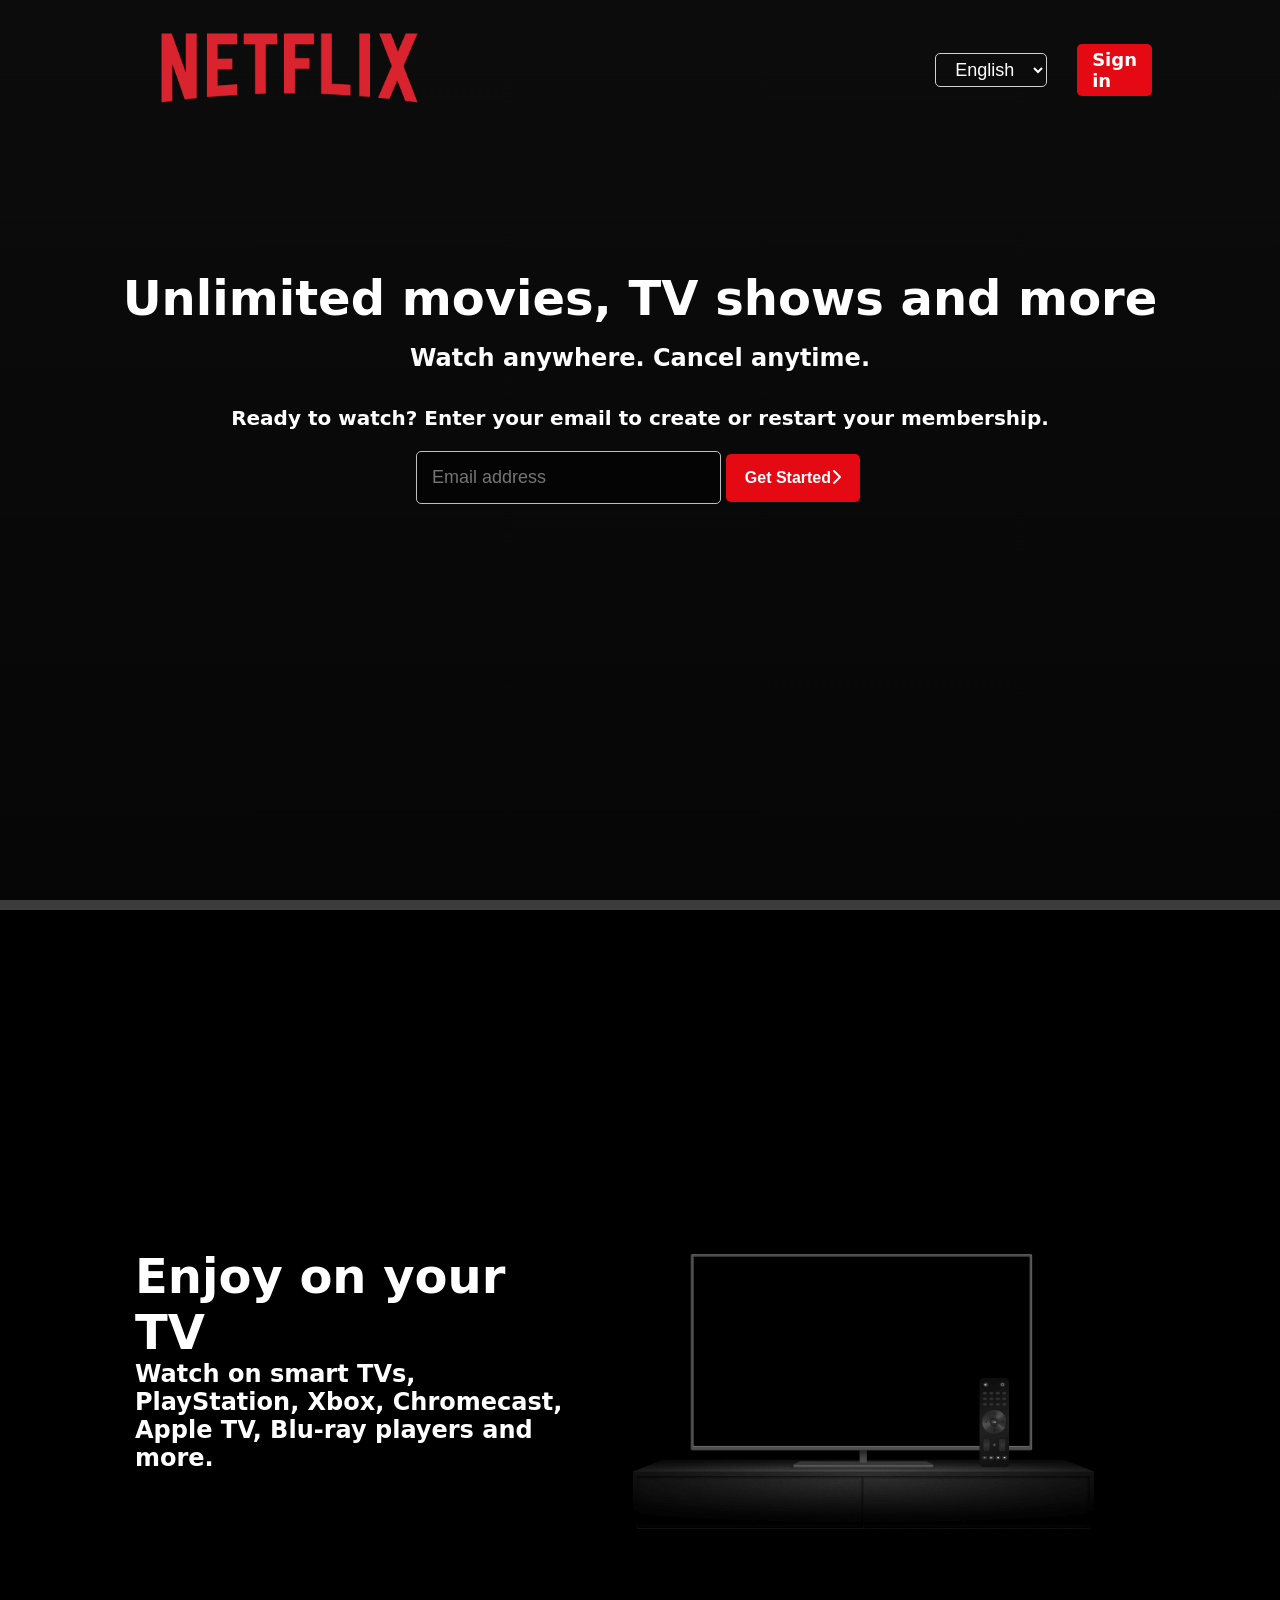
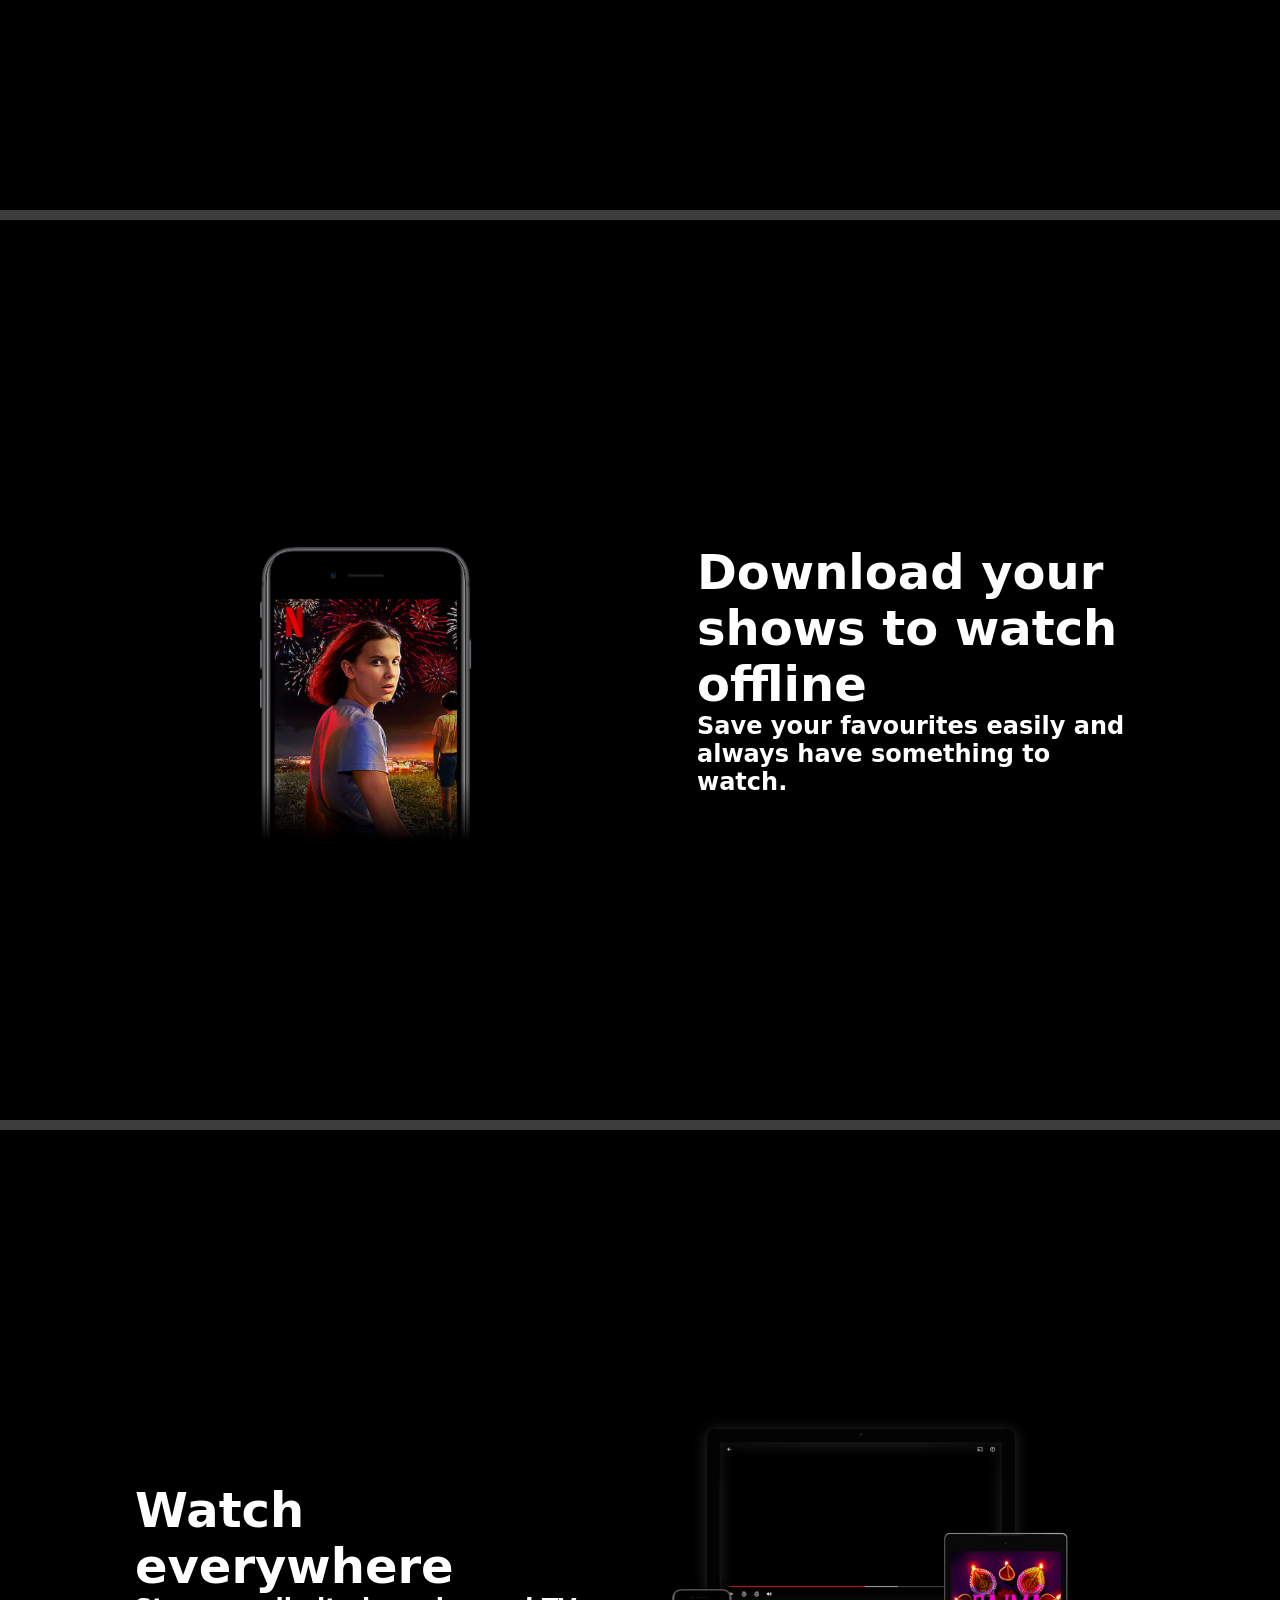
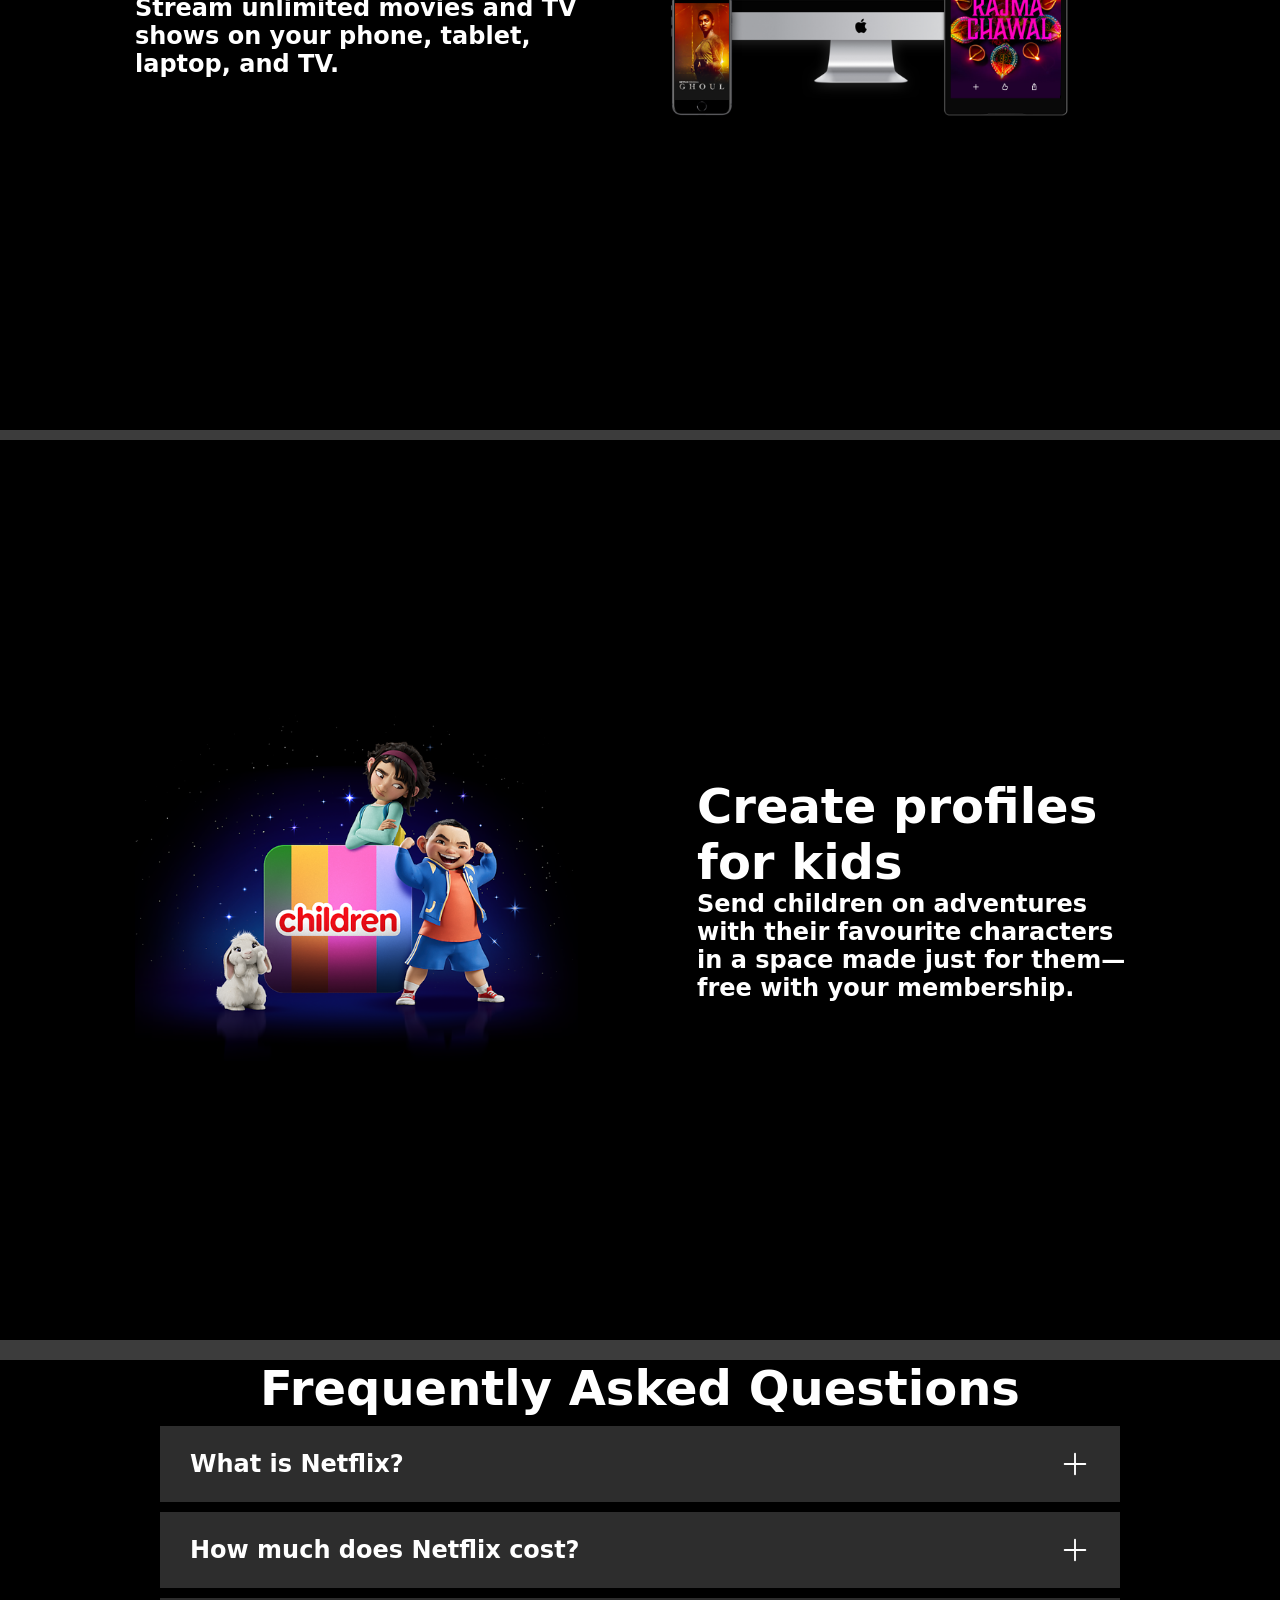
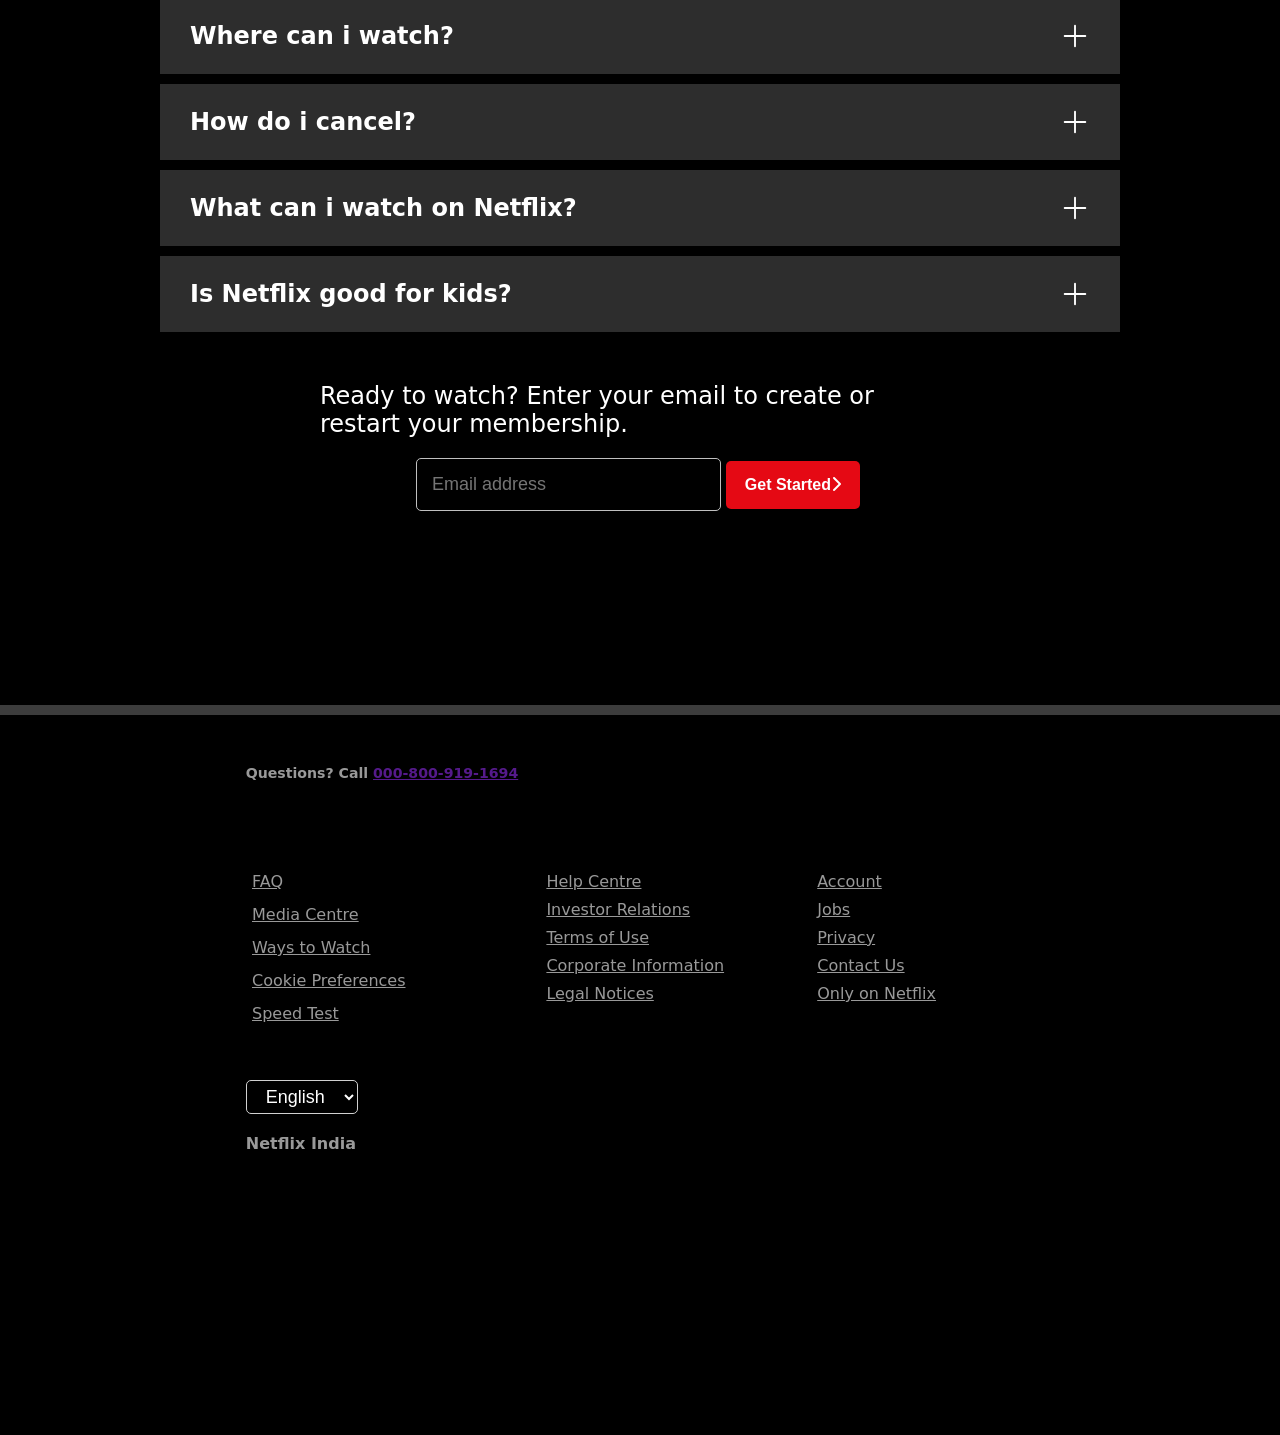
<file: Index.html>
<!DOCTYPE html>
<html lang="en">

<head>
    <meta charset="UTF-8">
    <meta name="viewport" content="width=device-width, initial-scale=1.0">
    <title>Netflix</title>
    <link rel="stylesheet" href="Style.css">
    <link rel="stylesheet" href="Util.css">
    <link rel="stylesheet" href="https://cdnjs.cloudflare.com/ajax/libs/font-awesome/6.4.2/css/all.min.css"
        integrity="sha512-z3gLpd7yknf1YoNbCzqRKc4qyor8gaKU1qmn+CShxbuBusANI9QpRohGBreCFkKxLhei6S9CQXFEbbKuqLg0DA=="
        crossorigin="anonymous" referrerpolicy="no-referrer" />
</head>

<body>
    <div class="hero">
        <nav>
            <div class="logo">
                <img src="Images/Logo.png" alt="Netflix-Logo">
            </div>
            <div class="login">                <select class="select-opt">
                    <option value="English">English</option>
                    <option value="Hindi">हिंदी</option>
                </select>
                <a href="#">Sign in</a>
            </div>
        </nav>
        <div class="centered-hero flex">
            <h1>Unlimited movies, TV shows and more</h1>
            <p class="first">Watch anywhere. Cancel anytime.</p>
            <p class="second">Ready to watch? Enter your email to create or restart your membership.</p>
            <div class="input-box">
                <input type="text" placeholder="Email address">
                <button>Get Started<i class="fa-solid fa-chevron-right"></i></button>
            </div>
        </div>
    </div>
    <div class="hero-2 flex-2">
        <div class="left ">
            <h1>Enjoy on your TV</h1>
            <p class="first">Watch on smart TVs, PlayStation, Xbox, Chromecast, Apple TV, Blu-ray players and more.
            </p>
        </div>
        <div class="right">
            <img src="Images/TV.png" alt="">
        </div>
    </div>
    <div class="hero-3 flex-2">
        <div class="left">
            <h1>Download your shows to watch offline</h1>
            <p class="first">Save your favourites easily and always have something to watch.
            </p>
        </div>
        <div class="right">
            <img src="Images/Mobile.jpg" alt="">
        </div>
    </div>
    <div class="hero-4 flex-2">
        <div class="left">
            <h1>Watch everywhere</h1>
            <p class="first">Stream unlimited movies and TV shows on your phone, tablet, laptop, and TV.
            </p>
        </div>
        <div class="right">
            <img src="Images/Device.png" alt="">
        </div>
    </div>
    <div class="hero-5 flex-2">
        <div class="left">
            <h1>Create profiles for kids</h1>
            <p class="first">Send children on adventures with their favourite characters in a space made just for
                them—free with your membership.
            </p>
        </div>
        <div class="right">
            <img src="Images/Children.png" alt="">
        </div>
    </div>

    <div class="faqwrapper">
        <div class="faq">
            <h1 class="faqhead center">Frequently Asked Questions</h1>
            <div class="list">
                <ul class="items">
                    <li class="item-cont">
                        <p>What is Netflix?</p>
                        <svg xmlns="http://www.w3.org/2000/svg" width="30" height="30" fill="currentColor"
                            class="bi bi-plus-lg" viewBox="0 0 16 16">
                            <path fill-rule="evenodd"
                                d="M8 2a.5.5 0 0 1 .5.5v5h5a.5.5 0 0 1 0 1h-5v5a.5.5 0 0 1-1 0v-5h-5a.5.5 0 0 1 0-1h5v-5A.5.5 0 0 1 8 2Z" />
                        </svg>
                    </li>
                    <li class="item-cont">
                        <p>How much does Netflix cost?</p>
                        <svg xmlns="http://www.w3.org/2000/svg" width="30" height="30" fill="currentColor"
                            class="bi bi-plus-lg" viewBox="0 0 16 16">
                            <path fill-rule="evenodd"
                                d="M8 2a.5.5 0 0 1 .5.5v5h5a.5.5 0 0 1 0 1h-5v5a.5.5 0 0 1-1 0v-5h-5a.5.5 0 0 1 0-1h5v-5A.5.5 0 0 1 8 2Z" />
                        </svg>
                    </li>
                    <li class="item-cont">
                        <p>Where can i watch?</p>
                        <svg xmlns="http://www.w3.org/2000/svg" width="30" height="30" fill="currentColor"
                            class="bi bi-plus-lg" viewBox="0 0 16 16">
                            <path fill-rule="evenodd"
                                d="M8 2a.5.5 0 0 1 .5.5v5h5a.5.5 0 0 1 0 1h-5v5a.5.5 0 0 1-1 0v-5h-5a.5.5 0 0 1 0-1h5v-5A.5.5 0 0 1 8 2Z" />
                        </svg>
                    </li>
                    <li class="item-cont">
                        <p>How do i cancel?</p>
                        <svg xmlns="http://www.w3.org/2000/svg" width="30" height="30" fill="currentColor"
                            class="bi bi-plus-lg" viewBox="0 0 16 16">
                            <path fill-rule="evenodd"
                                d="M8 2a.5.5 0 0 1 .5.5v5h5a.5.5 0 0 1 0 1h-5v5a.5.5 0 0 1-1 0v-5h-5a.5.5 0 0 1 0-1h5v-5A.5.5 0 0 1 8 2Z" />
                        </svg>
                    </li>
                    <li class="item-cont">
                        <p>What can i watch on Netflix?</p>
                        <svg xmlns="http://www.w3.org/2000/svg" width="30" height="30" fill="currentColor"
                            class="bi bi-plus-lg" viewBox="0 0 16 16">
                            <path fill-rule="evenodd"
                                d="M8 2a.5.5 0 0 1 .5.5v5h5a.5.5 0 0 1 0 1h-5v5a.5.5 0 0 1-1 0v-5h-5a.5.5 0 0 1 0-1h5v-5A.5.5 0 0 1 8 2Z" />
                        </svg>
                    </li>

                    <li class="item-cont">
                        <p>Is Netflix good for kids?</p>
                        <svg xmlns="http://www.w3.org/2000/svg" width="30" height="30" fill="currentColor"
                            class="bi bi-plus-lg" viewBox="0 0 16 16">
                            <path fill-rule="evenodd"
                                d="M8 2a.5.5 0 0 1 .5.5v5h5a.5.5 0 0 1 0 1h-5v5a.5.5 0 0 1-1 0v-5h-5a.5.5 0 0 1 0-1h5v-5A.5.5 0 0 1 8 2Z" />
                        </svg>
                    </li>
                </ul>
            </div>
            <div class="input-box newsletter">
                <p>Ready to watch? Enter your email to create or restart your membership.</p>
                <div class="box">
                    <input type="text" placeholder="Email address" class="inpbox">
                    <button>Get Started<i class="fa-solid fa-chevron-right"></i></button>
                </div>
            </div>
        </div>
    </div>


    <div class="footer">
        <div class="footercon">
            <div class="flex1">
                <h5>Questions? Call <a href="">000-800-919-1694</a></h5>
            </div>
            <div class="links">
                <ul class="list1">
                    <li class="link-cont"><a href="">FAQ</a></li>
                    <li class="link-cont"><a href="">Media Centre</a></li>
                    <li class="link-cont"><a href="">Ways to Watch</a></li>
                    <li class="link-cont"><a href="">Cookie Preferences</a></li>
                    <li class="link-cont"><a href="">Speed Test</a></li>
                </ul>
                <ul class="links1">
                    <li class="link-cont"><a href="">Help Centre</a></li>
                    <li class="link-cont"><a href="">Investor Relations</a></li>
                    <li class="link-cont"><a href="">Terms of Use</a></li>
                    <li class="link-cont"><a href="">Corporate Information</a></li>
                    <li class="link-cont"><a href="">Legal Notices</a></li>
                </ul>
                <ul class="links1">
                    <li class="link-cont"><a href="">Account</a></li>
                    <li class="link-cont"><a href="">Jobs</a></li>
                    <li class="link-cont"><a href=""> Privacy </a></li>
                    <li class="link-cont"><a href="">Contact Us</a></li>
                    <li class="link-cont"><a href="">Only on Netflix</a></li>
                </ul>
            </div>
            <div class="end">
                <select class="select-opt">
                    <option value="English">English</option>
                    <option value="Hindi">हिंदी</option>
                </select>
                <h2>Netflix India</h2>
            </div>
        </div>
    </div>
</body>

</html>
</file>
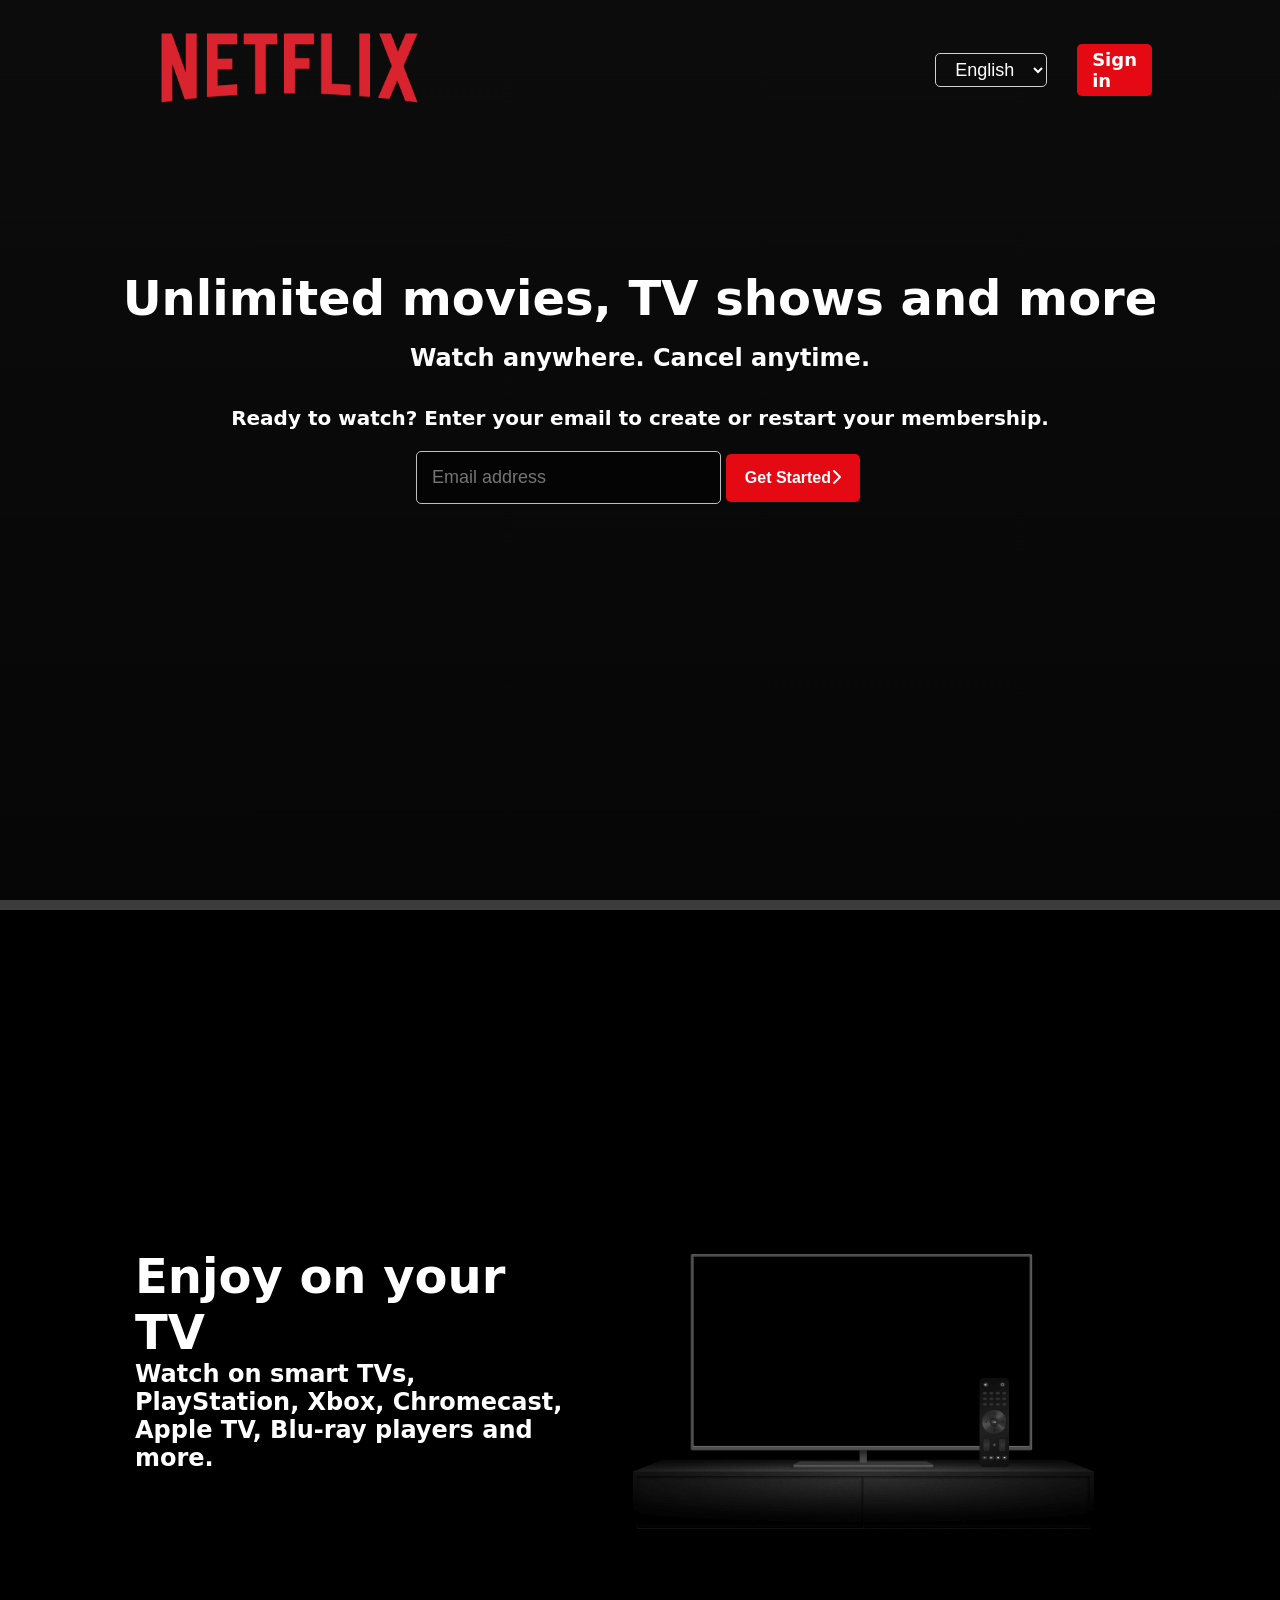
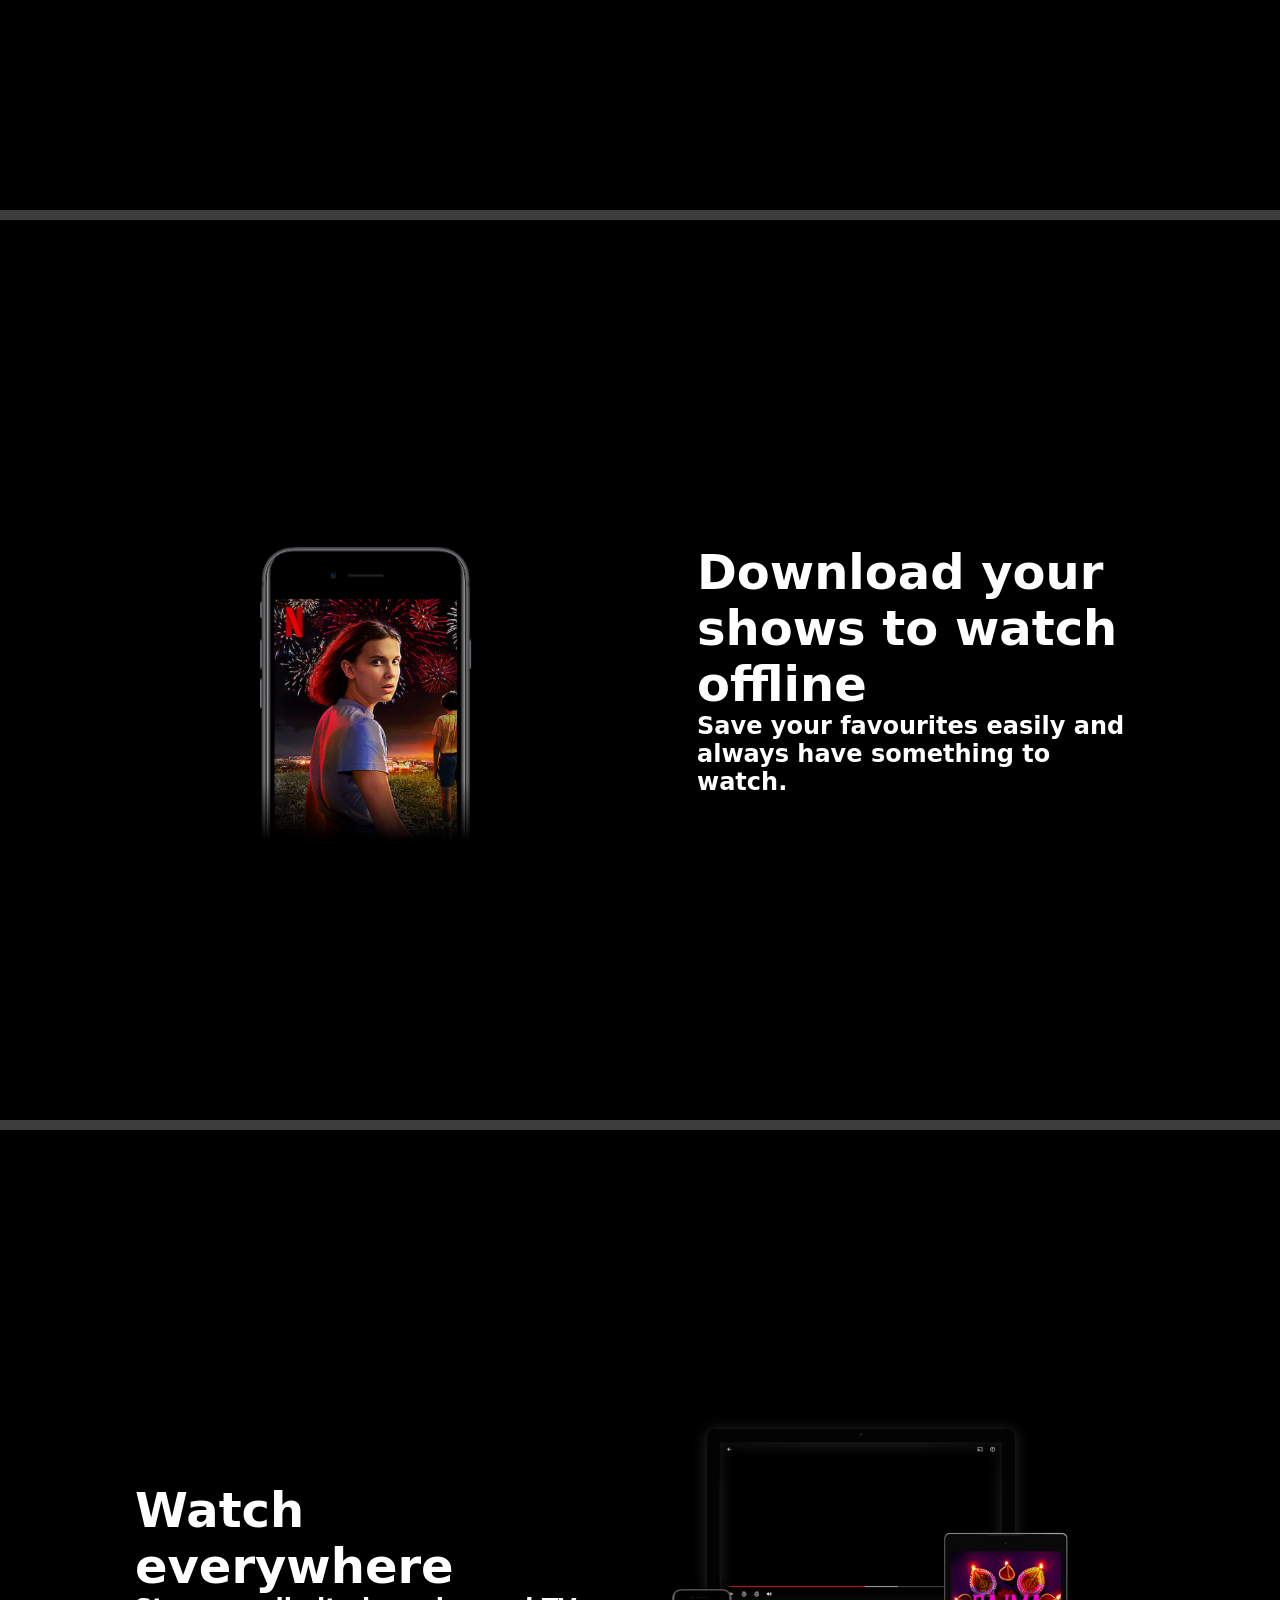
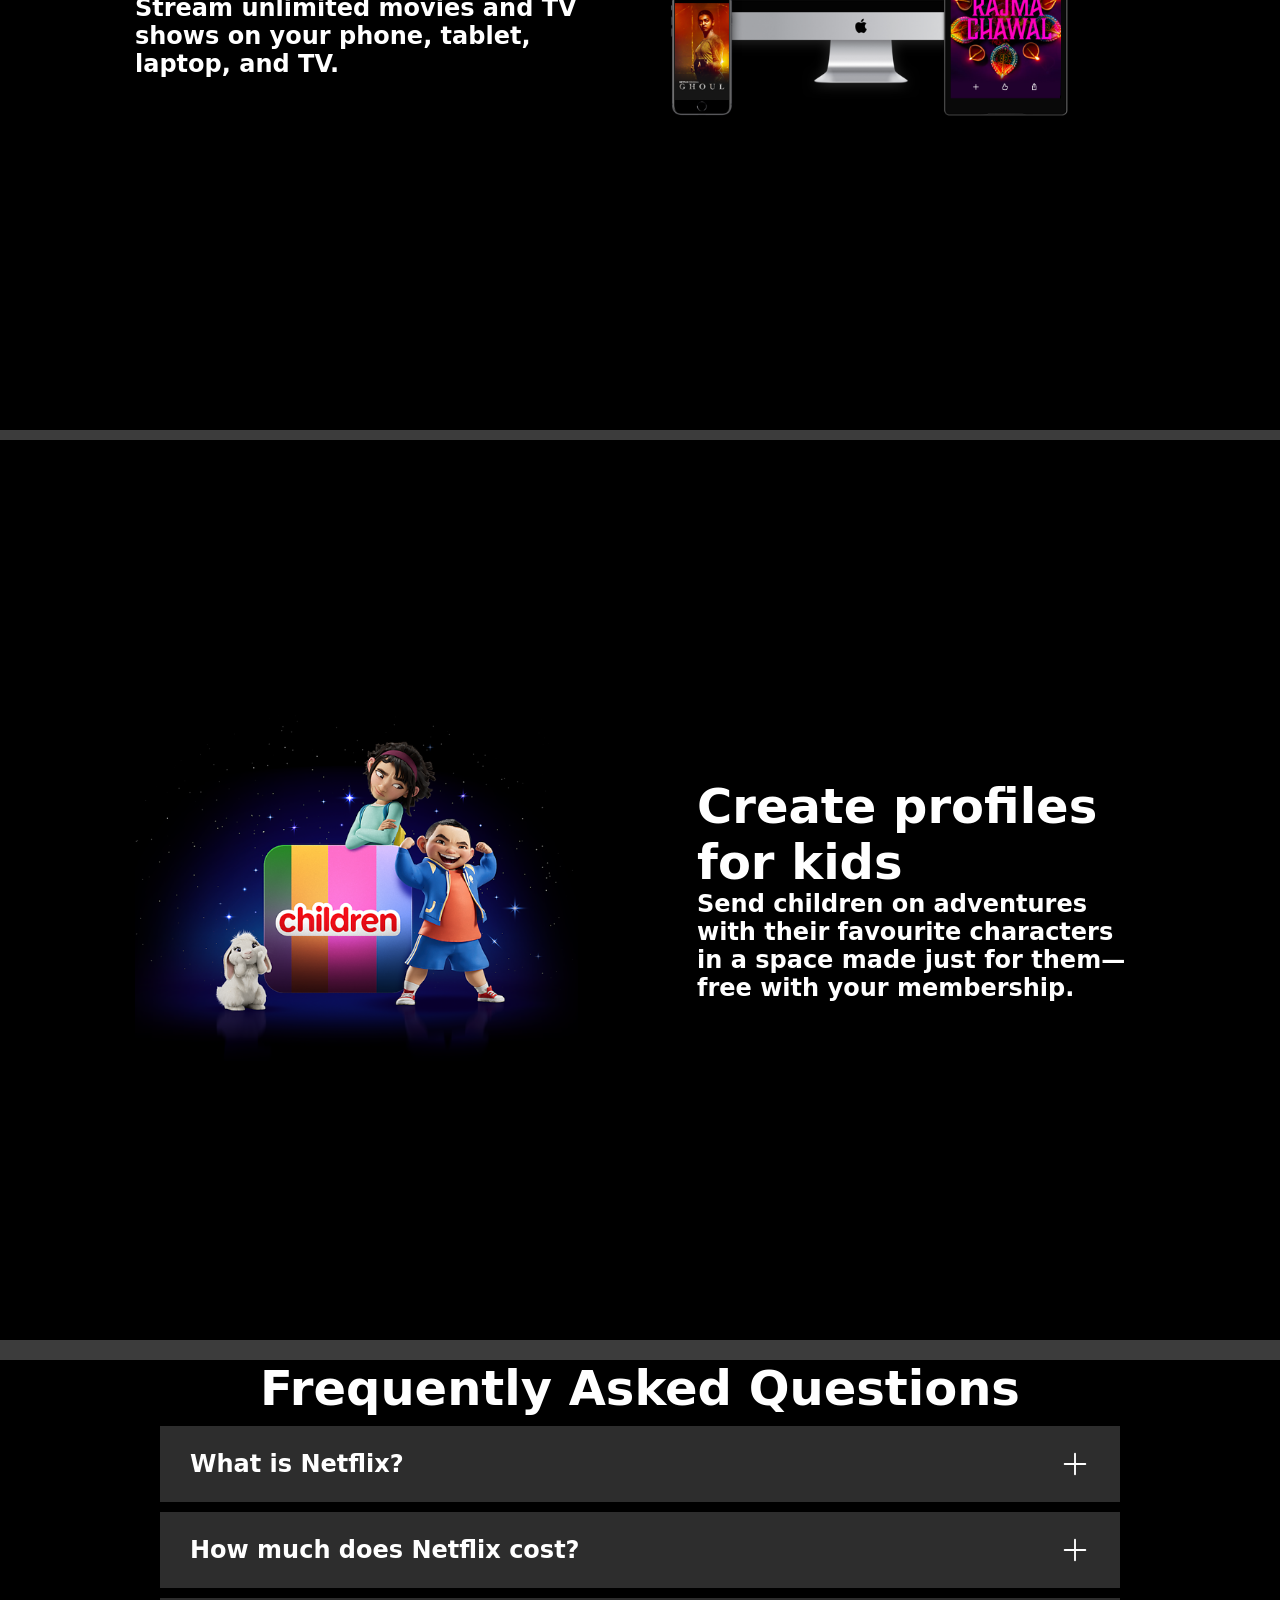
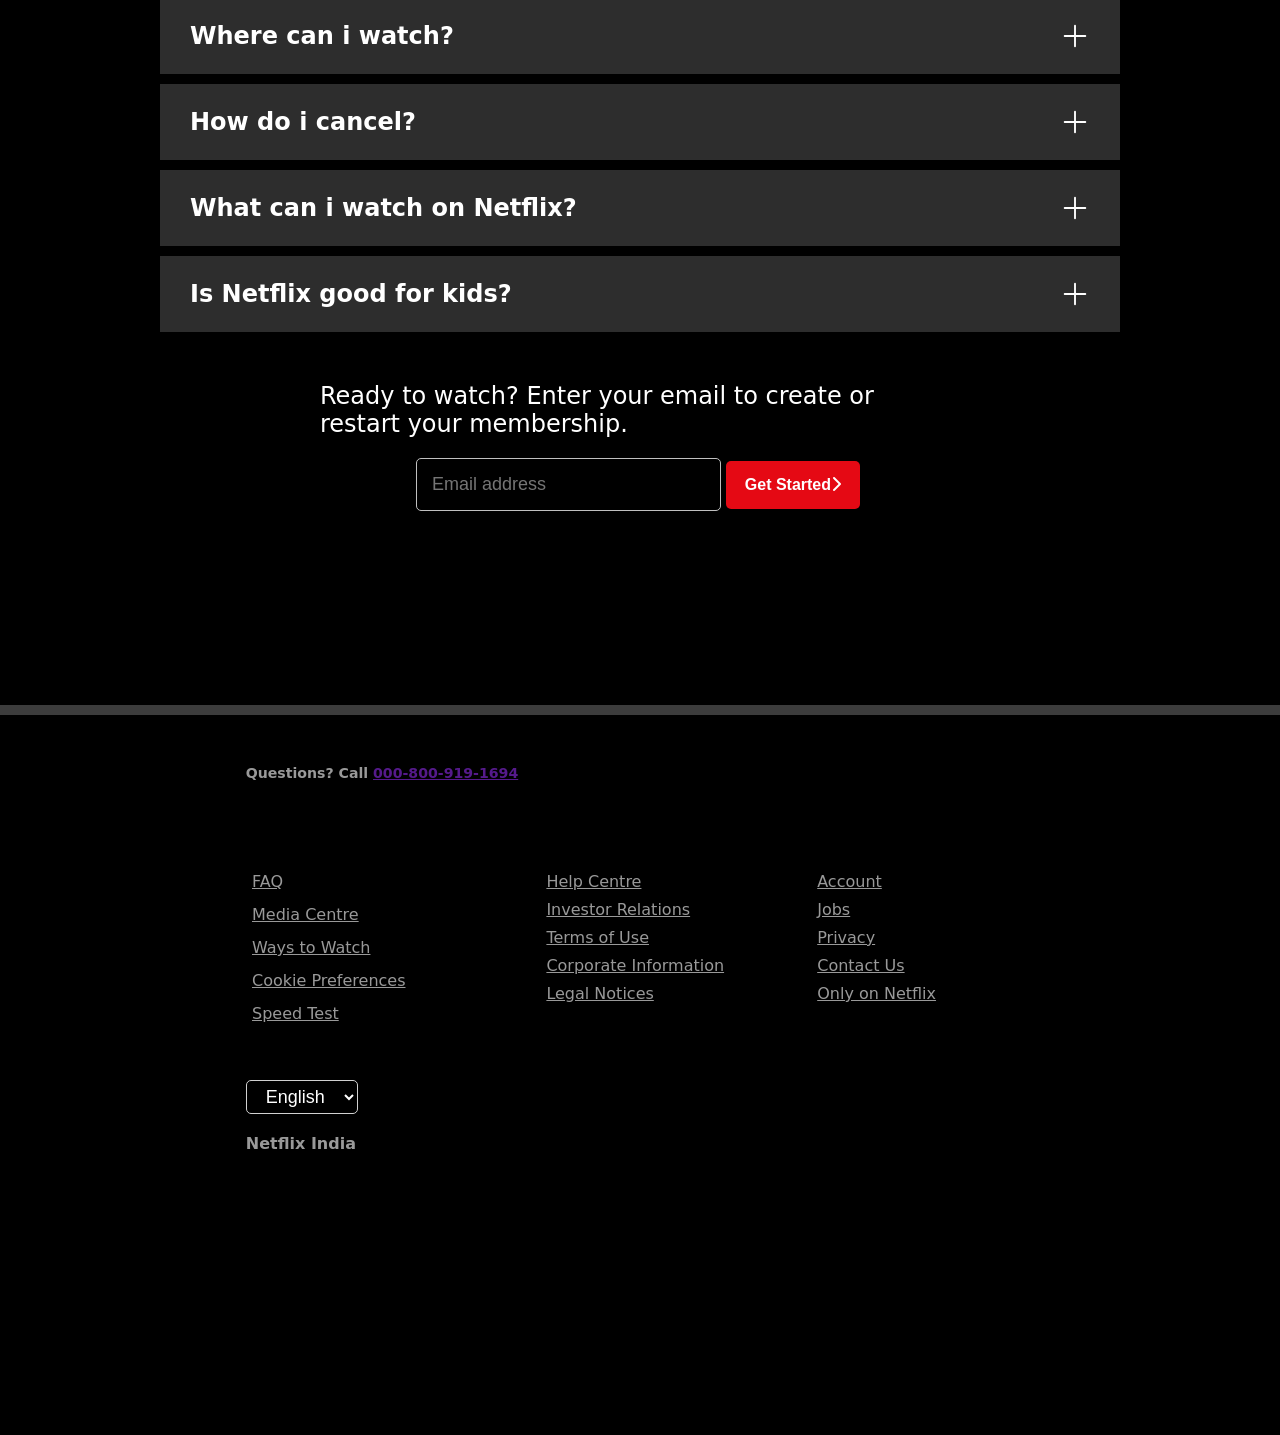
<file: index.html>
<!DOCTYPE html>
<html lang="en">

<head>
    <meta charset="UTF-8">
    <meta name="viewport" content="width=device-width, initial-scale=1.0">
    <title>Netflix</title>
    <link rel="stylesheet" href="Style.css">
    <link rel="stylesheet" href="Util.css">
    <link rel="stylesheet" href="https://cdnjs.cloudflare.com/ajax/libs/font-awesome/6.4.2/css/all.min.css"
        integrity="sha512-z3gLpd7yknf1YoNbCzqRKc4qyor8gaKU1qmn+CShxbuBusANI9QpRohGBreCFkKxLhei6S9CQXFEbbKuqLg0DA=="
        crossorigin="anonymous" referrerpolicy="no-referrer" />
</head>

<body>
    <div class="hero">
        <nav>
            <div class="logo">
                <img src="Images/Logo.png" alt="Netflix-Logo">
            </div>
            <div class="login">                <select class="select-opt">
                    <option value="English">English</option>
                    <option value="Hindi">हिंदी</option>
                </select>
                <a href="#">Sign in</a>
            </div>
        </nav>
        <div class="centered-hero flex">
            <h1>Unlimited movies, TV shows and more</h1>
            <p class="first">Watch anywhere. Cancel anytime.</p>
            <p class="second">Ready to watch? Enter your email to create or restart your membership.</p>
            <div class="input-box">
                <input type="text" placeholder="Email address">
                <button>Get Started<i class="fa-solid fa-chevron-right"></i></button>
            </div>
        </div>
    </div>
    <div class="hero-2 flex-2">
        <div class="left ">
            <h1>Enjoy on your TV</h1>
            <p class="first">Watch on smart TVs, PlayStation, Xbox, Chromecast, Apple TV, Blu-ray players and more.
            </p>
        </div>
        <div class="right">
            <img src="Images/TV.png" alt="">
        </div>
    </div>
    <div class="hero-3 flex-2">
        <div class="left">
            <h1>Download your shows to watch offline</h1>
            <p class="first">Save your favourites easily and always have something to watch.
            </p>
        </div>
        <div class="right">
            <img src="Images/Mobile.jpg" alt="">
        </div>
    </div>
    <div class="hero-4 flex-2">
        <div class="left">
            <h1>Watch everywhere</h1>
            <p class="first">Stream unlimited movies and TV shows on your phone, tablet, laptop, and TV.
            </p>
        </div>
        <div class="right">
            <img src="Images/Device.png" alt="">
        </div>
    </div>
    <div class="hero-5 flex-2">
        <div class="left">
            <h1>Create profiles for kids</h1>
            <p class="first">Send children on adventures with their favourite characters in a space made just for
                them—free with your membership.
            </p>
        </div>
        <div class="right">
            <img src="Images/Children.png" alt="">
        </div>
    </div>

    <div class="faqwrapper">
        <div class="faq">
            <h1 class="faqhead center">Frequently Asked Questions</h1>
            <div class="list">
                <ul class="items">
                    <li class="item-cont">
                        <p>What is Netflix?</p>
                        <svg xmlns="http://www.w3.org/2000/svg" width="30" height="30" fill="currentColor"
                            class="bi bi-plus-lg" viewBox="0 0 16 16">
                            <path fill-rule="evenodd"
                                d="M8 2a.5.5 0 0 1 .5.5v5h5a.5.5 0 0 1 0 1h-5v5a.5.5 0 0 1-1 0v-5h-5a.5.5 0 0 1 0-1h5v-5A.5.5 0 0 1 8 2Z" />
                        </svg>
                    </li>
                    <li class="item-cont">
                        <p>How much does Netflix cost?</p>
                        <svg xmlns="http://www.w3.org/2000/svg" width="30" height="30" fill="currentColor"
                            class="bi bi-plus-lg" viewBox="0 0 16 16">
                            <path fill-rule="evenodd"
                                d="M8 2a.5.5 0 0 1 .5.5v5h5a.5.5 0 0 1 0 1h-5v5a.5.5 0 0 1-1 0v-5h-5a.5.5 0 0 1 0-1h5v-5A.5.5 0 0 1 8 2Z" />
                        </svg>
                    </li>
                    <li class="item-cont">
                        <p>Where can i watch?</p>
                        <svg xmlns="http://www.w3.org/2000/svg" width="30" height="30" fill="currentColor"
                            class="bi bi-plus-lg" viewBox="0 0 16 16">
                            <path fill-rule="evenodd"
                                d="M8 2a.5.5 0 0 1 .5.5v5h5a.5.5 0 0 1 0 1h-5v5a.5.5 0 0 1-1 0v-5h-5a.5.5 0 0 1 0-1h5v-5A.5.5 0 0 1 8 2Z" />
                        </svg>
                    </li>
                    <li class="item-cont">
                        <p>How do i cancel?</p>
                        <svg xmlns="http://www.w3.org/2000/svg" width="30" height="30" fill="currentColor"
                            class="bi bi-plus-lg" viewBox="0 0 16 16">
                            <path fill-rule="evenodd"
                                d="M8 2a.5.5 0 0 1 .5.5v5h5a.5.5 0 0 1 0 1h-5v5a.5.5 0 0 1-1 0v-5h-5a.5.5 0 0 1 0-1h5v-5A.5.5 0 0 1 8 2Z" />
                        </svg>
                    </li>
                    <li class="item-cont">
                        <p>What can i watch on Netflix?</p>
                        <svg xmlns="http://www.w3.org/2000/svg" width="30" height="30" fill="currentColor"
                            class="bi bi-plus-lg" viewBox="0 0 16 16">
                            <path fill-rule="evenodd"
                                d="M8 2a.5.5 0 0 1 .5.5v5h5a.5.5 0 0 1 0 1h-5v5a.5.5 0 0 1-1 0v-5h-5a.5.5 0 0 1 0-1h5v-5A.5.5 0 0 1 8 2Z" />
                        </svg>
                    </li>

                    <li class="item-cont">
                        <p>Is Netflix good for kids?</p>
                        <svg xmlns="http://www.w3.org/2000/svg" width="30" height="30" fill="currentColor"
                            class="bi bi-plus-lg" viewBox="0 0 16 16">
                            <path fill-rule="evenodd"
                                d="M8 2a.5.5 0 0 1 .5.5v5h5a.5.5 0 0 1 0 1h-5v5a.5.5 0 0 1-1 0v-5h-5a.5.5 0 0 1 0-1h5v-5A.5.5 0 0 1 8 2Z" />
                        </svg>
                    </li>
                </ul>
            </div>
            <div class="input-box newsletter">
                <p>Ready to watch? Enter your email to create or restart your membership.</p>
                <div class="box">
                    <input type="text" placeholder="Email address" class="inpbox">
                    <button>Get Started<i class="fa-solid fa-chevron-right"></i></button>
                </div>
            </div>
        </div>
    </div>


    <div class="footer">
        <div class="footercon">
            <div class="flex1">
                <h5>Questions? Call <a href="">000-800-919-1694</a></h5>
            </div>
            <div class="links">
                <ul class="list1">
                    <li class="link-cont"><a href="">FAQ</a></li>
                    <li class="link-cont"><a href="">Media Centre</a></li>
                    <li class="link-cont"><a href="">Ways to Watch</a></li>
                    <li class="link-cont"><a href="">Cookie Preferences</a></li>
                    <li class="link-cont"><a href="">Speed Test</a></li>
                </ul>
                <ul class="links1">
                    <li class="link-cont"><a href="">Help Centre</a></li>
                    <li class="link-cont"><a href="">Investor Relations</a></li>
                    <li class="link-cont"><a href="">Terms of Use</a></li>
                    <li class="link-cont"><a href="">Corporate Information</a></li>
                    <li class="link-cont"><a href="">Legal Notices</a></li>
                </ul>
                <ul class="links1">
                    <li class="link-cont"><a href="">Account</a></li>
                    <li class="link-cont"><a href="">Jobs</a></li>
                    <li class="link-cont"><a href=""> Privacy </a></li>
                    <li class="link-cont"><a href="">Contact Us</a></li>
                    <li class="link-cont"><a href="">Only on Netflix</a></li>
                </ul>
            </div>
            <div class="end">
                <select class="select-opt">
                    <option value="English">English</option>
                    <option value="Hindi">हिंदी</option>
                </select>
                <h2>Netflix India</h2>
            </div>
        </div>
    </div>
</body>

</html>
</file>
<file: Style.css>
* {
  margin: 0;
  padding: 0;
  box-sizing: border-box;
}
body {
  font-family: system-ui, -apple-system, BlinkMacSystemFont, "Segoe UI", Roboto,
    Oxygen, Ubuntu, Cantarell, "Open Sans", "Helvetica Neue", sans-serif;
  background-color: black;
  color: black;
  background-color: rgb(60, 60, 60);
}
.hero {
  background-image: linear-gradient(
      180deg,
      rgba(0, 0, 0, 0.8),
      rgba(0, 0, 0, 0.9)
    ),
    url(https://assets.nflxext.com/ffe/siteui/vlv3/a1dc92ca-091d-4ca9-a05b-8cd44bbfce6a/f9368347-e982-4856-a5a4-396796381f28/RS-en-20191230-popsignuptwoweeks-perspective_alpha_website_large.jpg);
  /* background-repeat: no-repeat; */
  width: 100vw;

  height: 100vh;
}
/* .hero::after{
    content: "";
    background-color: black;
    width: 100%;
    height: 100%;
    position: absolute;
    top: 0;
    opacity: 0.6;
    z-index: -1;
} */
nav {
  z-index: 999;
  display: flex;
  justify-content: space-between;
  align-items: center;
}
nav .logo {
  margin-left: 10%;
}
.logo img {
  width: 40%;
}
nav .login {
  margin-right: 10%;
  width: 300px;
  /* background-color: red; */
  display: flex;
  gap: 30px;
  align-items: center;
}
.login a {
  background-color: #e50914;
  color: white;
  text-decoration: none;
  font-size: 18px;
  padding: 5px 15px;
  font-weight: 600;
  border-radius: 5px;
}
/* .login select {
  background-color: transparent;
  border: 1px solid rgb(209, 209, 209);
  border-radius: 5px;
  padding: 5px 15px;
  color: white;

  font-size: 18px;
}
select option {
  background-color: rgba(0, 0, 0, 0.8);
  color: black;
} */

h1,
p {
  color: white;
  font-weight: 600;
}
h1 {
  /* text-align: center; */
  font-size: 48px;
  font-weight: 800;
}
.first {
  font-size: 24px;
}
.second {
  font-size: 20px;
}
.centered-hero {
  margin-top: 10%;
  color: white;
  flex-direction: column;
  line-height: 60px;
}
.input-box {
  /* background-color:  red; */
  width: 35%;
}
.input-box input {
  color: white;
  background-color: rgba(0, 0, 0, 0.6);
  border: 1px solid rgb(192, 192, 192);
  border-radius: 5px;
  width: 68%;
  padding: 15px;
  font-size: 18px;
}
input:focus {
  outline: white;
  border: 2px solid white;
}
.input-box button {
  background-color: #e50914;
  color: white;
  font-size: 100%;
  font-weight: 600;
  padding: 15px;
  width: 30%;
  border: none;
  border-radius: 5px;
  cursor: pointer;
  /* height: 100%; */
}

.hero-2,
.hero-3,
.hero-4,
.hero-5 {
  width: 100vw;
  height: 100vh;
  margin-top: 10px;
  background-color: black;
  justify-content: center;
  gap: 50px;
}
.left {
  width: 35%;
  display: flex;
  flex-direction: column;
  align-items: flex-start;
}
.right {
  width: 40%;
}
.right img {
  width: 90%;
}

.hero-3,
.hero-5 {
  flex-direction: row-reverse;
}

.faqwrapper {
  width: 100vw;
  height: 105vh;
 
  background-color: black;
}
.faq {
  background-color: black;
  margin-top: 10  ;
}

ul {
  margin: 10px auto;
   width: 75%;
  font-size: 24px;
}
ul .item-cont {
  display: flex;
  align-items: center;
  justify-content: space-between;
  padding: 23px 30px;
  list-style: none;
  background-color: #2d2d2d;
  margin-bottom: 10px;
  transition: all 0.1s;
}

.item-cont:hover{
  cursor: pointer;
  background-color: #484848;
}

svg {
  fill: white;
}
.faq h1 {
  margin-top: 20px;
}
.newsletter {
  width: 50%;
  display: flex;
  justify-content: center;
  flex-direction: column;
  margin: 50px auto;
}
.newsletter p {
  font-size: 24px;
  font-weight: 400;
}
.box {
  margin: 20px auto;
  width: 70%;
}







.footer {
  display: flex;
  flex-direction: column;
  width: 100%;
  height: 80vh;
  background-color: rgb(0, 0, 0);
  margin-top: 10px;
  flex-wrap: wrap;
  align-items: center;
  /* justify-content:space-around; */
}

.footercon {
  justify-content: center;
  width: 70%;
  align-items: flex-start;
  flex-wrap: wrap;
  min-height: 50px;
  background-color: transparent;
}
.links {
  display: flex;
  align-items: flex-start;
  justify-content: space-between;
  
}

.footer .flex1 {
  color: #999;
  /* justify-content:space-around; */
  align-items: flex-start;
  display: flex;
  flex-direction: row;
  flex-wrap: wrap;
  width: 100%;
  font-size: 17px;
  min-height: 10vh;
  margin-top: 50px;
  margin-left: 6%;
}

.footer .flex1 h5 {
  align-self: flex-start;
}

.list1 {
  color: white;
  display: flex;
  flex-direction: column;
  flex-wrap: wrap;
  align-items: flex-start;
  justify-items: flex-start;
  align-self: center;
  justify-content: center;
  min-height: 50px;
  font-size: 13px;
  padding: 0px 70px;
  text-align: left;
}

.list1 li {
  font-size: 13px;
  margin: 7px -10px;
  list-style-type: none;
  text-align: left;
  display: flex;
  flex-direction: column;
  flex-wrap: wrap;
  align-items: flex-start;
  justify-items: center;
  align-self: flex-start;
  justify-content: center;
}

.list1 li a {
  color: #999;
  font-size: 16px;
}

li a {
  font-size: 16px;
  text-align: center;
  color: #999;
}

.footertxt {
  color: white;
  display: flex;
  flex-direction: row;
  align-items: flex-end;
  justify-content: flex-end;
}

.end {
  width: 10%;
  background-color: black;
  /* justify-content: flex-start;
  align-items: flex-start; */
  display: flex;
  flex-direction: column;
  flex-wrap: wrap;
  color: #999;
  margin-left: 6%;
  margin-top: 40px;
  
}

.end h2 {
  display: flex;
  flex-direction: row;
  font-size: 16px;
  margin-top: 20px;
}
</file>
<file: Util.css>
li{
    list-style: none;
}
.flex{
    display: flex;
    justify-content: center;
    align-items: center;
}
.flex-2{
    display: flex;
    align-items: center;
}
.center{
    text-align: center;
}
.select-opt{
    background-color: transparent;
    border: 1px solid rgb(209, 209, 209);
    border-radius: 5px;
    padding: 5px 15px;
    color: white;
    font-size: 18px;
  }
  .select-opt option {
    background-color: rgba(0, 0, 0, 0.8);
    color: black;
  }
</file>
